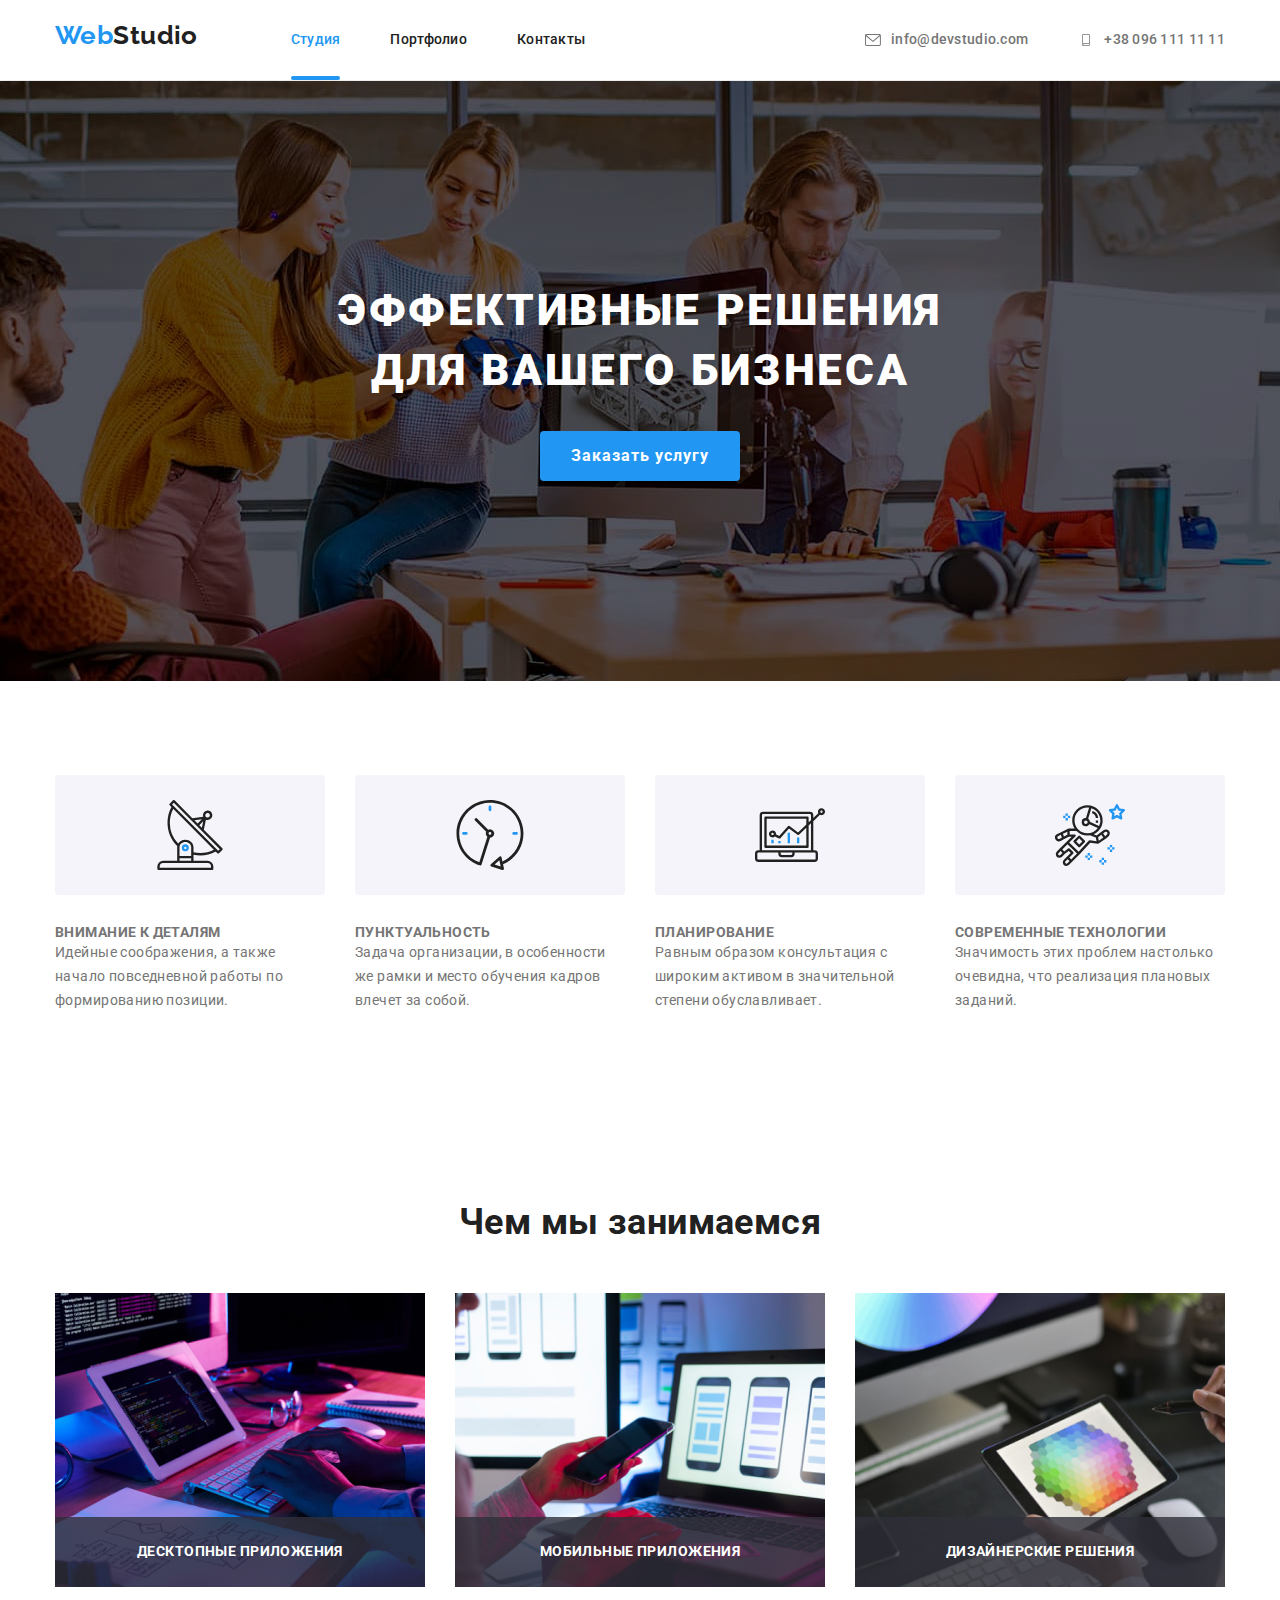
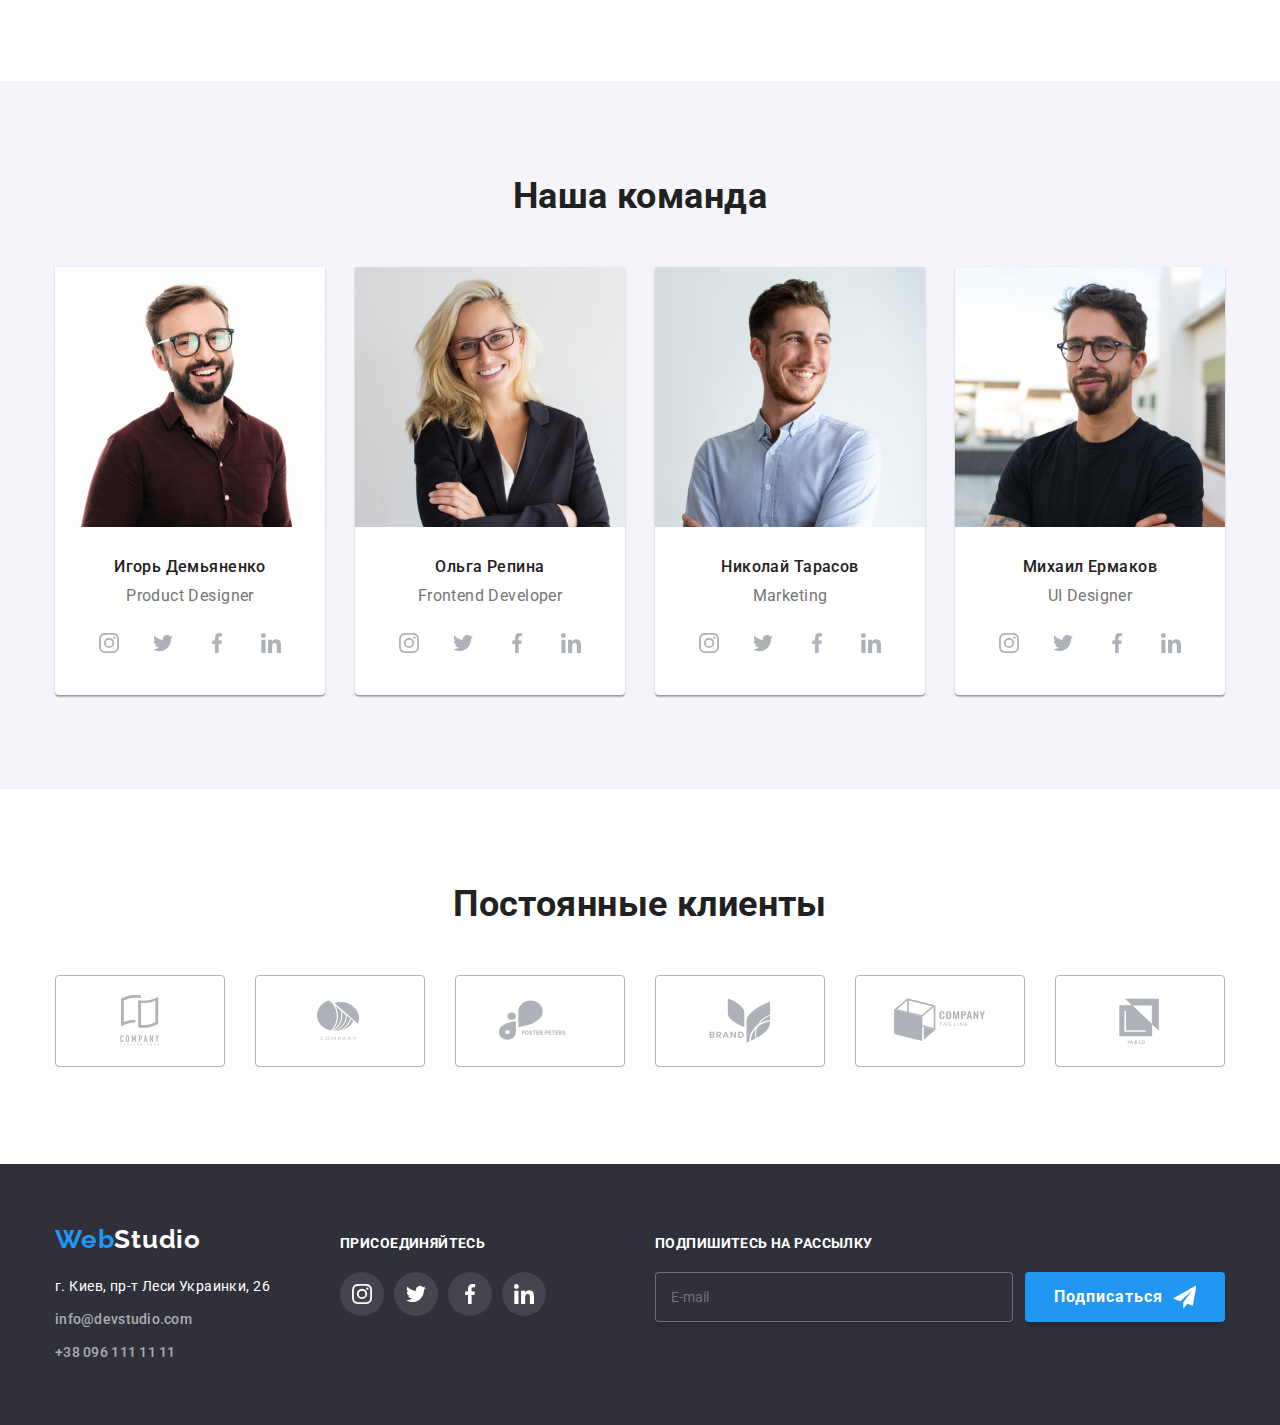
<file: index.html>
<!DOCTYPE html>
<html lang="ru">

<head>
    <meta charset="UTF-8">
    <meta http-equiv="X-UA-Compatible" content="IE=edge">
    <meta name="viewport" content="width=device-width, initial-scale=1.0">
    <title>Document</title>
    <link rel="preconnect" href="https://fonts.googleapis.com">
    <link rel="preconnect" href="https://fonts.gstatic.com" crossorigin>
    <link
     href="https://fonts.googleapis.com/css2?family=Montserrat:wght@400;700&family=Raleway:wght@700&family=Roboto:wght@400;500;700;900&display=swap" 
     rel="stylesheet">
    <link rel="stylesheet" href="https://cdnjs.cloudflare.com/ajax/libs/modern-normalize/1.1.0/modern-normalize.min.css">
    <link rel="stylesheet" href="./css/style.css">

</head>

<body>
    <header class="page-header">
            <div class="container leader ">
                <nav>
                    <a href="./index.html" class="logo-header"><span class="logo-first-part">Web</span>Studio</a>
                    <ul class="site-nav">
                        <li class="site-nav__list"><a href="" class="site-nav__link current">Студия</a></li>
                        <li class="site-nav__list"><a href="./portfolio.html" class="site-nav__link">Портфолио</a></li>
                        <li class="site-nav__list"><a href="" class="site-nav__link">Контакты</a></li>
                    </ul>
                </nav>
                <ul class="auth-nav">
                    <li class="auth-nav__list"><a href="mailto:info@devstudio.com" class="page-header__button"> 
                        <svg class="auth-nav__icon">
                            <use href="./images/symbol-defs.svg#icon-envelope"></use>
                        </svg>info@devstudio.com</a>
                    </li>
                    <li class="auth-nav__list">
                        <a href="tel:+380961111111" class="page-header__button"> 
                            <svg class="auth-nav__icon .auth-nav__icon--shape">
                                <use href="./images/symbol-defs.svg#icon-smartphone"></use>
                        </svg>+38 096 111 11 11</a>
                    </li>
                </ul>
            </div>
    </header>
    <main>
        <!--Hero-section-->
        <section class="hero-section overlay">
            <div class="container"> 
                <h1 class="hero-section__title">Эффективные решения для вашего бизнеса</h1>
                <button type="button" class="button" data-modal-open>Заказать услугу</button>
                <div class="backdrop is-hidden" data-modal>
                    <div class="modal">
                        <button class="close-button" data-modal-close>
                            <svg class="close">
                                <use href="./images/symbol-defs.svg#icon-close"></use>
                            </svg>
                        </button>
                        <form class="form" action="#" >
                            <p class="form-title">Оставьте свои данные, мы вам перезвоним</p>
                            <div class="form-box">
                               <label class="form-label" for="contact-name">Имя</label>
                               <div class="form-input__position ">
                                    <input class="form-input" type="text" id="contact-name" name="contact-name" required>
                                    <svg class="form-icon">
                                        <use href="./images/symbol-defs.svg#icon-person-black"></use>
                                    </svg>
                               </div>
                            </div>

                            <div class="form-box">
                                <label class="form-label" for="contact-tel">Телефон</label>
                                <div class="form-input__position ">
                                    <input class="form-input" type="tel" id="contact-tel" name="contact-tel" required>
                                    <svg class="form-icon">
                                        <use href="./images/symbol-defs.svg#icon-phone-black"></use>
                                    </svg>
                                </div>
                            </div>

                            <div class="form-box">
                                <label class="form-label" for="contact-email">Почта</label>
                                <div class="form-input__position ">
                                    <input class="form-input" type="email" id="contact-email" name="contact-email" required>
                                    <svg class="form-icon">
                                        <use href="./images/symbol-defs.svg#icon-email-black"></use>
                                    </svg>
                                </div>
                            </div>

                            <div class="form-box textarea">
                                <label class="form-label" for="comment">Комментарий</label>
                                <textarea class="form-textarea" name="comment" id="comment" cols="30" rows="10" placeholder="Введите текст"></textarea>
                            </div>

                            <div class="checkbox">
                                <label class="checkbox-label">
                                    <input class="checkbox-input" type="checkbox" name="checkbox" >
                                    <span class="checkbox-icon__main">
                                        <svg class="checkbox-icon__first"><use href="./images/symbol-defs.svg#icon-Vector"></use></svg>
                                    </span> 
                                    <span class="checkbox-icon__replaced"> <svg class="checkbox-icon__second"><use href="./images/symbol-defs.svg#icon-check"></use></svg></span>
                                    Соглашаюсь с рассылкой и принимаю 
                                    <a href="#" class="checkbox__contract">Условия договора</a>
                                </label>
                            </div>
                            <button class="button" type="submit">Отправить</button>
                        </form>
                    </div>
                </div>
            </div>
        </section>
        <!--Second section-->
        <section class="second-section"> 
                <div  class="container">
                        <h2 hidden class="secondary-title">Особенности</h2>
                        <ul class="advantages">
                            <li class="advantages__list">
                                <div class="advantages__features">
                                    <svg class="advantages__symbol">
                                        <use href="./images/symbol-defs.svg#icon-antenna"></use>
                                    </svg>
                                </div>
                                <h3 class="second-section__third-title">Внимание к деталям</h3>
                                <p class="advantages__examples">Идейные соображения, а также начало повседневной работы по формированию позиции.</p>
                            </li>
                            <li class="advantages__list">
                                <div class="advantages__features">
                                    <svg class="advantages__symbol">
                                        <use href="./images/symbol-defs.svg#icon-clock"></use>
                                    </svg>
                                </div>
                                <h3 class="second-section__third-title">Пунктуальность</h3>
                                <p class="advantages__examples">Задача организации, в особенности же рамки и место обучения кадров влечет за собой.</p>
                            </li>
                            <li class="advantages__list">
                                <div class="advantages__features">
                                    <svg class="advantages__symbol">
                                        <use href="./images/symbol-defs.svg#icon-diagram"></use>
                                    </svg>
                                </div>
                                <h3 class="second-section__third-title">Планирование</h3>
                                <p class="advantages__examples">Равным образом консультация с широким активом в значительной степени обуславливает.</p>
                            </li>
                            <li class="advantages__list">
                                <div class="advantages__features">
                                    <svg class="advantages__symbol">
                                        <use href="./images/symbol-defs.svg#icon-astronaut"></use>
                                    </svg>
                                </div>
                                <h3 class="second-section__third-title">Современные технологии</h3>
                                <p class="advantages__examples">Значимость этих проблем настолько очевидна, что реализация плановых заданий.</p>
                            </li>
                        </ul>
                </div>
        </section>
        <!--Third- section-->
        <section class="third-section">
            <div class="container">
                <h2 class="secondary-title">Чем мы занимаемся</h2>
                <ul class="third-section__list">
                    <li class="third-section__photos">
                        <div class="third-section__thumb">
                            <img src="./images/photo1.jpg" alt="Тайпинг на клавиатуре" width="370" height="294">
                            <p class="third-section__actions">Десктопные приложения</p>
                        </div>
                    </li>
                    <li class="third-section__photos">
                        <div class="third-section__thumb">
                            <img src="./images/photo2.jpg" alt="Разные виды сайтов для телефонного режима" width="370" height="294">
                            <p class="third-section__actions">Мобильные приложения</p>
                        </div>
                    </li>
                    <li class="third-section__photos">
                        <div class="third-section__thumb">
                            <img src="./images/photo3.jpg" alt="Цветовая гамма" width="370" height="294">
                            <p class="third-section__actions">Дизайнерские решения</p>
                        </div>
                    </li>
                </ul>
            </div>
        </section>
        <!--List of the team-->
        <section class="fourth-section">
         <div class="container">
            <h2 class="secondary-title">Наша команда</h2>
            <ul class="team-list">
                <li class="team-list__employee">
                    <img src="./images/photo4.jpg" alt="Фото Игоря Демяненка" width="270" height="260">
                    <div class="team-list__profession">
                     <h3 class="team-list__third-title third-title">Игорь Демьяненко</h3>
                     <p class="team-list__job" lang="en">Product Designer</p>
                    </div>
                    <div class="social-box">
                        <ul class="social-sites">
                            <li class="social-sites__list">
                                <a href="#" class="social-sites__link">
                                    <svg class="social-sites__symbol social-sites__symbol--grey">
                                        <use href="./images/symbol-defs.svg#icon-instagram"></use>
                                    </svg>
                                </a>
                            </li>
                            <li class="social-sites__list">
                                <a href="#" class="social-sites__link">
                                    <svg class="social-sites__symbol social-sites__symbol--grey">
                                        <use href="./images/symbol-defs.svg#icon-twitter"></use>
                                    </svg>
                                </a>
                            </li>
                            <li class="social-sites__list">
                                <a href="#" class="social-sites__link">
                                    <svg class="social-sites__symbol social-sites__symbol--grey">
                                        <use href="./images/symbol-defs.svg#icon-facebook"></use>
                                    </svg>
                                </a>
                            </li>
                            <li class="social-sites__list">
                                <a href="#" class="social-sites__link">
                                    <svg class="social-sites__symbol social-sites__symbol--grey">
                                        <use href="./images/symbol-defs.svg#icon-linkedin"></use>
                                    </svg>
                                </a>
                            </li>
                        </ul>
                    </div>
                </li>
                <li class="team-list__employee">
                    <img src="./images/photo5.jpg" alt="Фото Ольги Репиной" width="270" height="260">
                    <div class="team-list__profession">
                        <h3 class="team-list__third-title third-title">Ольга Репина</h3>
                        <p class="team-list__job" lang="en">Frontend Developer</p>
                    </div>
                    <ul class="social-sites">
                        <li class="social-sites__list">
                            <a href="#" class="social-sites__link">
                                <svg class="social-sites__symbol social-sites__symbol--grey">
                                    <use href="./images/symbol-defs.svg#icon-instagram"></use>
                                </svg>
                            </a>
                        </li>
                        <li class="social-sites__list">
                            <a href="#" class="social-sites__link">
                                <svg class="social-sites__symbol social-sites__symbol--grey">
                                    <use href="./images/symbol-defs.svg#icon-twitter"></use>
                                </svg>
                            </a>
                        </li>
                        <li class="social-sites__list">
                            <a href="#" class="social-sites__link">
                                <svg class="social-sites__symbol social-sites__symbol--grey">
                                    <use href="./images/symbol-defs.svg#icon-facebook"></use>
                                </svg>
                            </a>
                        </li>
                        <li class="social-sites__list">
                            <a href="#" class="social-sites__link">
                                <svg class="social-sites__symbol social-sites__symbol--grey">
                                    <use href="./images/symbol-defs.svg#icon-linkedin"></use>
                                </svg>
                            </a>
                        </li>
                    </ul>
                </li>
                <li class="team-list__employee">
                    <img src="./images/photo6.jpg" alt="Фото Николая Тарасова" width="270" height="260">
                    <div class="team-list__profession">
                        <h3 class="team-list__third-title third-title">Николай Тарасов</h3>
                        <p class="team-list__job" lang="en">Marketing</p>
                    </div>
                    <ul class="social-sites">
                        <li class="social-sites__list">
                            <a href="#" class="social-sites__link">
                                <svg class="social-sites__symbol social-sites__symbol--grey">
                                    <use href="./images/symbol-defs.svg#icon-instagram"></use>
                                </svg>
                            </a>
                        </li>
                        <li class="social-sites__list">
                            <a href="#" class="social-sites__link">
                                <svg class="social-sites__symbol social-sites__symbol--grey">
                                    <use href="./images/symbol-defs.svg#icon-twitter"></use>
                                </svg>
                            </a>
                        </li>
                        <li class="social-sites__list">
                            <a href="#" class="social-sites__link">
                                <svg class="social-sites__symbol social-sites__symbol--grey">
                                    <use href="./images/symbol-defs.svg#icon-facebook"></use>
                                </svg>
                            </a>
                        </li>
                        <li class="social-sites__list">
                            <a href="#" class="social-sites__link">
                                <svg class="social-sites__symbol social-sites__symbol--grey">
                                    <use href="./images/symbol-defs.svg#icon-linkedin"></use>
                                </svg>
                            </a>
                        </li>
                    </ul>
                </li>
                <li class="team-list__employee">
                    <img src="./images/photo7.jpg" alt="Фото Михаила Ермакова" width="270" height="260">
                    <div class="team-list__profession">
                        <h3 class="team-list__third-title third-title">Михаил Ермаков</h3>
                        <p class="team-list__job" lang="en">UI Designer</p>
                    </div>
                    <ul class="social-sites">
                        <li  class="social-sites__list">
                            <a href="#"  class="social-sites__link">
                                <svg  class="social-sites__symbol social-sites__symbol--grey">
                                    <use href="./images/symbol-defs.svg#icon-instagram"></use>
                                </svg>
                            </a>
                        </li>
                        <li  class="social-sites__list">
                            <a href="#"  class="social-sites__link">
                                <svg  class="social-sites__symbol social-sites__symbol--grey">
                                    <use href="./images/symbol-defs.svg#icon-twitter"></use>
                                </svg>
                            </a>
                        </li>
                        <li  class="social-sites__list">
                            <a href="#" class="social-sites__link" >
                                <svg  class="social-sites__symbol social-sites__symbol--grey">
                                    <use href="./images/symbol-defs.svg#icon-facebook"></use>
                                </svg>
                            </a>
                        </li>
                        <li  class="social-sites__list">
                            <a href="#"  class="social-sites__link">
                                <svg  class="social-sites__symbol social-sites__symbol--grey">
                                    <use href="./images/symbol-defs.svg#icon-linkedin"></use>
                                </svg>
                            </a>
                        </li>
                    </ul>
                </li>
            </ul>
         </div>
        </section>
        <!-- fifth-section__clients -->
        <section class="fifth-section">
            <div class="container">
                <h2 class="secondary-title">Постоянные клиенты</h2>
                <ul class="fifth-section__clients">
                    <li class="fifth-section__icon-list">
                        <a href="">
                         <svg class="fifth-section__icon">
                            <use href="./images/symbol-defs.svg#icon-Logo-1"></use>
                         </svg>
                        </a>
                    </li>
                    <li class="fifth-section__icon-list">
                        <a href="">
                            <svg class="fifth-section__icon">
                                <use href="./images/symbol-defs.svg#icon-Logo-2"></use>
                            </svg>
                        </a>
                    </li>
                    <li class="fifth-section__icon-list">
                        <a href="">
                            <svg class="fifth-section__icon">
                                <use href="./images/symbol-defs.svg#icon-Logo-3"></use>
                            </svg>
                        </a>
                    </li>
                    <li class="fifth-section__icon-list">
                        <a href="">
                            <svg class="fifth-section__icon">
                                <use href="./images/symbol-defs.svg#icon-Logo-4"></use>
                            </svg>
                        </a>
                    </li>
                    <li class="fifth-section__icon-list">
                        <a href="">
                            <svg class="fifth-section__icon">
                                <use href="./images/symbol-defs.svg#icon-Logo-5"></use>
                            </svg>
                        </a>
                    </li>
                    <li class="fifth-section__icon-list">
                        <a href="">
                            <svg class="fifth-section__icon">
                                <use href="./images/symbol-defs.svg#icon-Logo-6"></use>
                            </svg>
                        </a>
                    </li>
                </ul>
            </div>
        </section>
    </main>
<footer class="page-footer">
    <div class="container basement">
        <div class=" footer-div">
            <a href="/" class="logo-footer"><span class="logo-first-part">Web</span>Studio</a>
            <address>
                <ul class="address">
                    <li class="address__list">
                        <p class="address__street">г. Киев, пр-т Леси Украинки, 26</p>
                    </li>
                    <li class="address__list"><a href="mailto:info@devstudio.com"
                            class="address-button">info@devstudio.com</a></li>
                    <li class="address__list"><a href="tel:+380961111111" class="address-button">+38 096 111 11 11</a>
                    </li>
                </ul>
            </address>
        </div>
        <div class="footer-div">
            <p class="joining-paragraph">Присоединяйтесь</p>
            <ul class="social-sites">
                <li class="social-sites__list">
                    <a href="#" class="social-sites__link">
                        <svg class="social-sites__symbol social-sites__symbol--white">
                            <use href="./images/symbol-defs.svg#icon-instagram"></use>
                        </svg>
                    </a>
                </li>
                <li class="social-sites__list">
                    <a href="#" class="social-sites__link">
                        <svg class="social-sites__symbol social-sites__symbol--white">
                            <use href="./images/symbol-defs.svg#icon-twitter"></use>
                        </svg>
                    </a>
                </li>
                <li class="social-sites__list">
                    <a href="#" class="social-sites__link">
                        <svg class="social-sites__symbol social-sites__symbol--white">
                            <use href="./images/symbol-defs.svg#icon-facebook"></use>
                        </svg>
                    </a>
                </li>
                <li class="social-sites__list">
                    <a href="#" class="social-sites__link">
                        <svg class="social-sites__symbol social-sites__symbol--white">
                            <use href="./images/symbol-defs.svg#icon-linkedin"></use>
                        </svg>
                    </a>
                </li>
            </ul>
        </div>
        <div class="subscribing">
            <form action="#">
                <p class="joining-paragraph">Подпишитесь на рассылку</p>
                <div class="joining">
                    <label for="mailing-list"></label>
                    <input class="joining__input" type="email" placeholder="E-mail" id="mailing-list"
                        name="mailing-list">
                    <button type="submit" class="joining__subscribe">Подписаться
                        <svg class="joining__icon-submit">
                            <use href="./images/symbol-defs.svg#icon-send"></use>
                        </svg>
                    </button>
            </form>
        </div>
    </div>
    </div>
</footer>
    <script src="./js/modal.js"></script>
</body>

</html>
</file>
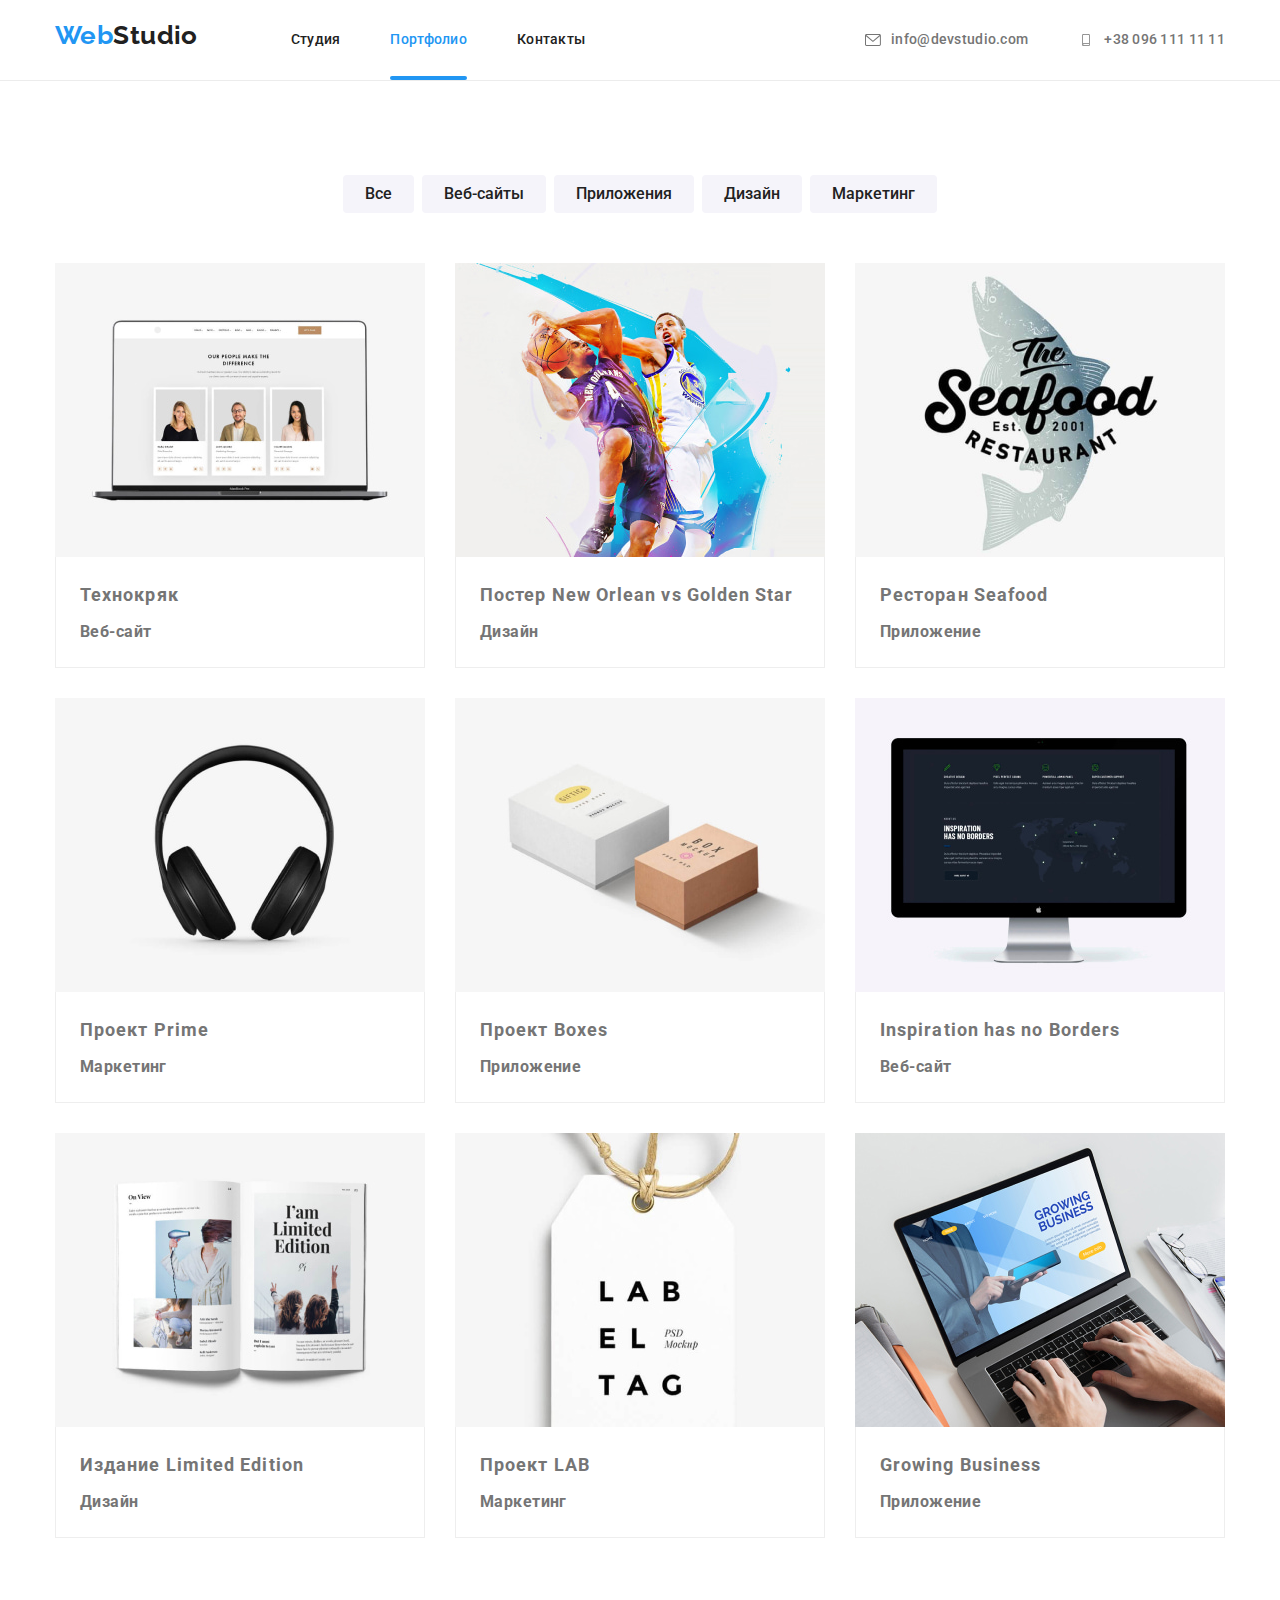
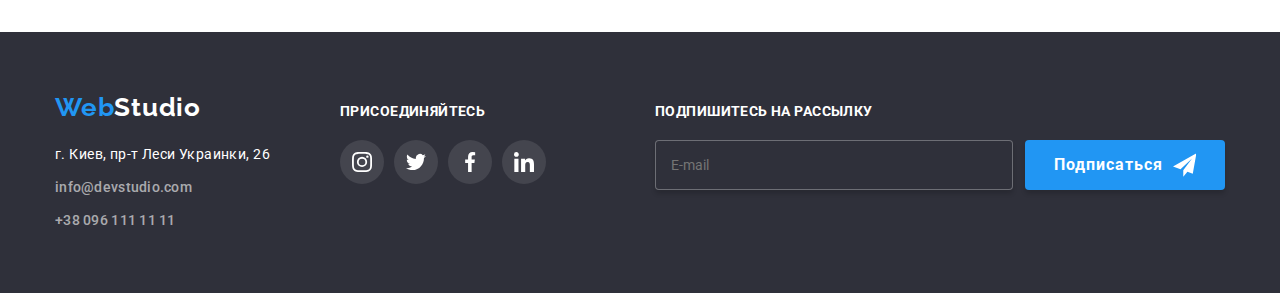
<file: portfolio.html>
<!DOCTYPE html>
<html lang="ru">
<head>
    <meta charset="UTF-8">
    <meta http-equiv="X-UA-Compatible" content="IE=edge">
    <meta name="viewport" content="width=device-width, initial-scale=1.0">
    <title>Document</title>
    <link rel="preconnect" href="https://fonts.googleapis.com">
    <link rel="preconnect" href="https://fonts.gstatic.com" crossorigin>
    <link href="https://fonts.googleapis.com/css2?family=Montserrat:wght@400;700&family=Raleway:wght@700&family=Roboto:wght@400;500;700;900&display=swap" rel="stylesheet">
    <link rel="stylesheet" href="https://cdnjs.cloudflare.com/ajax/libs/modern-normalize/1.1.0/modern-normalize.min.css">
    <link rel="stylesheet" href="./css/style.css">
</head>
<body>
    <header class="page-header">
                    <div class="container leader">
                        <nav>
                            <a href="./index.html" class="logo-header"><span class="logo-first-part">Web</span>Studio</a>
                            <ul class="site-nav list">
                                <li class="site-nav__list"><a href="./index.html" class="site-nav__link">Студия</a></li>
                                <li class="site-nav__list"><a href="" class="site-nav__link current">Портфолио</a></li>
                                <li class="site-nav__list"><a href="" class="site-nav__link">Контакты</a></li>
                            </ul>
                        </nav>
                        <ul class="auth-nav">
                            <li class="auth-nav__list"><a href="mailto:info@devstudio.com" class="page-header__button">
                                    <svg class="auth-nav__icon">
                                        <use href="./images/symbol-defs.svg#icon-envelope"></use>
                                    </svg> info@devstudio.com</a></li>
                            <li class="autauth-nav__list"><a href="tel:+380961111111" class="page-header__button">
                                    <svg class="auth-nav__icon .auth-nav__icon--shape">
                                        <use href="./images/symbol-defs.svg#icon-smartphone"></use>
                                    </svg>+38 096 111 11 11</a></li>
                        </ul>
                    </div>
    </header>
    <main>
        <section class="studiia-section">
            <div class="container">
                <h1 hidden>Все виды работ</h1>
                <ul class="studiia-section__menu">
                    <li class="studiia-section__work-list">
                        <button type="button" class="studiia-section__button-portfolio">Все</button>
                    </li>
                    <li class="studiia-section__work-list">
                        <button type="button" class="studiia-section__button-portfolio">Веб-сайты</button>
                    </li>
                    <li class="studiia-section__work-list">
                        <button type="button" class="studiia-section__button-portfolio">Приложения</button>
                    </li>
                    <li class="studiia-section__work-list">
                        <button type="button" class="studiia-section__button-portfolio">Дизайн</button>
                    </li>
                    <li class="studiia-section__work-list">
                        <button type="button" class="studiia-section__button-portfolio">Маркетинг</button>
                    </li>
                </ul>
                <ul class="studiia-examples">
                    <li class="studiia-examples__item">
                        <a class="studiia-examples__link">
                            <div class="studiia-examples__thumb">
                                <img src="./images/portfolio1.jpg" alt="Веб-сайт" width="370" height="294">
                                <div class="studiia-examples__web-info">
                                    <p class="studiia-examples__suggestion">Ресурс предлагает комплексные предложения с разным уровнем функционала и сервисов. Все это
                                        позволит посетителю получить
                                        исчерпывающие сведения о компании или частном лице.
                                    </p>
                                </div>
                            </div>
                            <div class="studiia-examples__site-info">
                                <h2 class="studiia-examples__title">Технокряк</h2>
                                <p class="studiia-examples__site-name">Веб-сайт</p>
                            </div>
                        </a>
                    </li>
                    <li class="studiia-examples__item">
                        <a class="studiia-examples__link">
                            <div class="studiia-examples__thumb">
                                <img src="./images/portfolio2.jpg" alt="Дизайн постера" width="370" height="294">
                                <div class="studiia-examples__web-info">
                                    <p class="studiia-examples__suggestion">Ресурс предлагает комплексные предложения с разным уровнем функционала и сервисов. Все это
                                        позволит посетителю
                                        получить исчерпывающие сведения о компании или частном лице.
                                    </p>
                                </div>
                                
                            </div>
                            <div class="studiia-examples__site-info">
                                <h2 class="studiia-examples__title">Постер New Orlean vs Golden Star</h2>
                                <p class="studiia-examples__site-name">Дизайн</p>
                            </div>
                        </a>
                    </li>
                    <li class="studiia-examples__item">
                        <a class="studiia-examples__link">
                            <div class="studiia-examples__thumb">
                                <img src="./images/portfolio3.jpg" alt="Лого ресторана" width="370" height="294">
                                <div class="studiia-examples__web-info">
                                    <p class="studiia-examples__suggestion">Ресурс предлагает комплексные предложения с разным уровнем функционала и сервисов. Все это
                                        позволит посетителю
                                        получить исчерпывающие сведения о компании или частном лице.
                                    </p>
                                </div>
                            </div>
                            <div class="studiia-examples__site-info">
                                <h2 class="studiia-examples__title">Ресторан Seafood</h2>
                                <p class="studiia-examples__site-name">Приложение</p>
                            </div>
                        </a>
                    </li>
                    <li class="studiia-examples__item">
                        <a class="studiia-examples__link">
                            <div class="studiia-examples__thumb">
                                <img src="./images/portfolio4.jpg" alt="Наушники" width="370" height="294">
                                <div class="studiia-examples__web-info">
                                    <p class="studiia-examples__suggestion">Ресурс предлагает комплексные предложения с разным уровнем функционала и сервисов. Все это
                                        позволит посетителю
                                        получить исчерпывающие сведения о компании или частном лице.
                                    </p>
                                </div>
                            </div>
                            <div class="studiia-examples__site-info">
                                <h2 class="studiia-examples__title">Проект Prime</h2>
                                <p class="studiia-examples__site-name">Маркетинг</p>
                            </div>
                        </a>
                    </li>
                    <li class="studiia-examples__item">
                        <a class="studiia-examples__link">
                            <div class="studiia-examples__thumb">
                                <img src="./images/portfolio5.jpg" alt="Две коробки" width="370" height="294">
                                <div class="studiia-examples__web-info">
                                    <p class="studiia-examples__suggestion">Ресурс предлагает комплексные предложения с разным уровнем функционала и сервисов. Все это
                                        позволит посетителю
                                        получить исчерпывающие сведения о компании или частном лице.
                                    </p>
                                </div>
                            </div>
                            <div class="studiia-examples__site-info">
                                <h2 class="studiia-examples__title">Проект Boxes</h2>
                                <p class="studiia-examples__site-name">Приложение</p>
                            </div>
                        </a>
                    </li>
                    <li class="studiia-examples__item">
                        <a class="studiia-examples__link">
                            <div class="studiia-examples__thumb">
                                <img src="./images/portfolio6.jpg" alt="Веб-сайт на экране" width="370" height="294">
                                <div class="studiia-examples__web-info">
                                    <p class="studiia-examples__suggestion">Ресурс предлагает комплексные предложения с разным уровнем функционала и сервисов. Все это
                                        позволит посетителю
                                        получить исчерпывающие сведения о компании или частном лице.
                                    </p>
                                </div>
                            </div>
                            <div class="studiia-examples__site-info">
                                <h2 class="studiia-examples__title" lang="en">Inspiration has no Borders</h2>
                                <p class="studiia-examples__site-name">Веб-сайт</p>
                            </div>
                        </a>
                    </li>
                    <li class="studiia-examples__item">
                        <a class="studiia-examples__link">
                            <div class="studiia-examples__thumb">
                                <img src="./images/portfolio7.jpg" alt="Книга с илюстрациями" width="370" height="294">
                                <div class="studiia-examples__web-info">
                                    <p class="studiia-examples__suggestion">Ресурс предлагает комплексные предложения с разным уровнем функционала и сервисов. Все это
                                        позволит посетителю
                                        получить исчерпывающие сведения о компании или частном лице.
                                    </p>
                                </div>
                            </div>
                            <div class="studiia-examples__site-info">
                                <h2 class="studiia-examples__title">Издание Limited Edition</h2>
                                <p class="studiia-examples__site-name">Дизайн</p>
                            </div>
                        </a>
                    </li>
                    <li class="studiia-examples__item">
                        <a class="studiia-examples__link">
                            <div class="studiia-examples__thumb">
                                <img src="./images/portfolio8.jpg" alt="Лого проекта" width="370" height="294">
                                <div class="studiia-examples__web-info">
                                    <p class="studiia-examples__suggestion">Ресурс предлагает комплексные предложения с разным уровнем функционала и сервисов. Все это
                                        позволит посетителю
                                        получить исчерпывающие сведения о компании или частном лице.
                                    </p>
                                </div>
                            </div>
                            <div class="studiia-examples__site-info">
                                <h2 class="studiia-examples__title">Проект LAB</h2>
                                <p class="studiia-examples__site-name">Маркетинг</p>
                            </div>
                        </a>
                    </li>
                    <li class="studiia-examples__item">
                        <a class="studiia-examples__link">
                            <div class="studiia-examples__thumb">
                                <img src="./images/portfolio9.jpg" alt="Экран с видом приложения" width="370" height="294">
                                <div class="studiia-examples__web-info">
                                    <p class="studiia-examples__suggestion">Ресурс предлагает комплексные предложения с разным уровнем функционала и сервисов. Все это
                                        позволит посетителю
                                        получить исчерпывающие сведения о компании или частном лице.
                                    </p>
                                </div>
                            </div>
                            <div class="studiia-examples__site-info">
                                <h2 class="studiia-examples__title" lang="en">Growing Business</h2>
                                <p class="studiia-examples__site-name">Приложение</p>
                            </div>
                        </a>
                    </li>
                </ul>
            </div>
        </section>
    </main>
    <footer class="page-footer">
        <div class="container basement">
            <div class=" footer-div">
                <a href="/" class="logo-footer"><span class="logo-first-part">Web</span>Studio</a>
                <address>
                    <ul class="address">
                        <li class="address__list">
                            <p class="address__street">г. Киев, пр-т Леси Украинки, 26</p>
                        </li>
                        <li class="address__list"><a href="mailto:info@devstudio.com" class="address-button">info@devstudio.com</a></li>
                        <li class="address__list"><a href="tel:+380961111111" class="address-button">+38 096 111 11 11</a></li>
                    </ul> 
                </address>
            </div>
            <div class="footer-div">
                <p class="joining-paragraph">Присоединяйтесь</p>
                <ul class="social-sites">
                    <li class="social-sites__list">
                        <a href="#" class="social-sites__link">
                            <svg class="social-sites__symbol social-sites__symbol--white">
                                <use href="./images/symbol-defs.svg#icon-instagram"></use>
                            </svg>
                        </a>
                    </li>
                    <li class="social-sites__list">
                        <a href="#" class="social-sites__link">
                            <svg class="social-sites__symbol social-sites__symbol--white">
                                <use href="./images/symbol-defs.svg#icon-twitter"></use>
                            </svg>
                        </a>
                    </li>
                    <li class="social-sites__list">
                        <a href="#" class="social-sites__link">
                            <svg class="social-sites__symbol social-sites__symbol--white">
                                <use href="./images/symbol-defs.svg#icon-facebook"></use>
                            </svg>
                        </a>
                    </li>
                    <li class="social-sites__list">
                        <a href="#" class="social-sites__link">
                            <svg class="social-sites__symbol social-sites__symbol--white">
                                <use href="./images/symbol-defs.svg#icon-linkedin"></use>
                            </svg>
                        </a>
                    </li>
                </ul>
            </div>
            <div  class="subscribing">
                <form action="#">
                    <p class="joining-paragraph">Подпишитесь на рассылку</p>
                    <div class="joining">
                        <label for="mailing-list"></label>
                        <input class="joining__input" type="email" placeholder="E-mail" id="mailing-list" name="mailing-list">
                        <button type="submit" class="joining__subscribe">Подписаться
                            <svg class="joining__icon-submit">
                                <use href="./images/symbol-defs.svg#icon-send"></use>
                            </svg>
                        </button>
                </form>
                </div>
            </div>
        </div>
    </footer>
</body>
</html>
</file>
<file: css/style.css>
/* Колір лого  color: #2196F3;*/
/* Колір в  посилань хедері 
color: #2196F3;       color: #757575;*/
/* Бекграунд background: #E5E5E5; background: #2F303A; */
/* Колір h1  color: #FFFFFF; */
/* Колір посилань у футері color: rgba(255, 255, 255, 0.6); */


html {
  box-sizing: border-box;
}

*,
*::before,
*::after {
  box-sizing: inherit;
}

:root {
  --primary-text-color: #757575;
  --title-text-color: #212121;
  --accent-color: #2196F3;
  --main-background-color: #FFFFFF;
  --grey-background-color: #2F303A;
  --button-background-color: #188CE8;
  --secondary-white-background-color: #F5F4FA;
}

body {

  color: var(--primary-text-color);
  background: var(--main-background-color);
  font-family: Roboto, sans-serif;
  font-size: 14px;
  letter-spacing: 0.03em;
  
}

h1,
h2,
h3,
h4,
h5,
h6,
p {
  margin: 0;
  padding: 0;
}

ul {
  list-style: none;
  margin: 0;
  padding: 0;
}

.secondary-title {
  color: var(--title-text-color);
  font-weight: 700;
  font-size: 36px;
  line-height: 1.17;
  text-align: center;
  margin-bottom: 50px;
}

.third-title {
  color: var(--title-text-color);
  margin-top: 0;
  margin-bottom: 10px;
}

.page-header {
  border-bottom: 1px solid #ECECEC;;
  background: var(--main-background-color);
}

.container {
  width: 1200px;
  padding-left: 15px;
  padding-right: 15px;
  margin-left: auto;
  margin-right: auto;
}

.leader {
  display: flex;
}

nav {
  display: flex;
  align-items: baseline;
} 

.logo-header {
  display: block;
  margin-right: 93px;
  margin-bottom: 25px;

  color: var(--title-text-color);
  font-family: Raleway, sans-serif;
  font-weight: 700;
  font-size: 26px;
  line-height: 1.19;
  list-style: none;
  text-decoration: none;
}

.logo-first-part {
  color: var(--accent-color);
  font-family: Raleway, sans-serif;
  font-weight: 700;
  font-size: 26px;
  line-height: 1.19;
}

.site-nav {
  display: flex;
}

.site-nav__list {
  margin-right: 50px;
  list-style: none;
  text-decoration: none;
}

.site-nav__list:last-child {
  margin-right: 0;
}

.site-nav__link {
  display: block;
  padding-top: 32px;
  padding-bottom: 32px;
  color: var(--title-text-color);
  font-weight: 500;
  line-height: 1.14;
  letter-spacing: 0.02em;
  list-style: none;
  text-decoration: none;

  /* transition-property: color;
  transition-duration: 250ms;
  transition-timing-function: cubic-bezier(0.4, 0, 0.2, 1); */

  transition: color 250ms cubic-bezier(0.4, 0, 0.2, 1);

}

.site-nav__link.current {
  position: relative;
  color: var(--accent-color);
}

.site-nav__link:hover,
.site-nav__link:focus {
  color: var(--accent-color);
  
}

.current::after {
position: absolute;
display: inline-block;
content: " ";
bottom: 0;
left: 0;
Width: 100%;
Height: 4px;
background: #2196F3;
border-radius: 2px;
}


.auth-nav {
  display: flex;
  margin-left: auto;

}

.auth-nav__list {
  display: flex;
  align-items: center;
  margin-right: 50px;
  margin-top: 0;
  margin-bottom: 0;
  list-style: none;
  text-decoration: none;
  
}

.auth-nav__list:last-child {
  margin-right: 0;
}

.page-header__button {
  display: flex;
  align-items: center;
  color: var(--primary-text-color);
  font-family: inherit;
  font-weight: 500;
  line-height: 1.14;
  letter-spacing: 0.02em;
  padding-top: 32px;
  padding-bottom: 32px ;
  list-style: none;
  text-decoration: none;
  
  transition: color 250ms cubic-bezier(0.4, 0, 0.2, 1);
}

.page-header__button:hover,
.page-header__button:focus {
  cursor: pointer;
  color: var(--accent-color);
  
  
}

/* Sprite */

.auth-nav__icon {
  margin-right: 10px;
  margin-left: 0;
  margin-top: 0;
  margin-bottom: 0;
  padding: 0;
  width: 16px;
  height: 12px;
  fill: currentColor;
}

.auth-nav__icon--shape {
  width: 10px;
  height: 16px;
}

/*Hero section*/

.hero-section {
  padding-top: 200px;
  padding-bottom: 200px;
  text-align: center;
  background: var(--grey-background-color);

}

.overlay {
  max-width: 1600px;
  height: 600px;
  margin-left: auto;
  margin-right: auto;
  background-image: linear-gradient(to right, rgba(0, 0, 0, 0.4), rgba(0, 0, 0, 0.4)),
  url(../images/Img\ \(1\).jpg);
  background-repeat: no-repeat;
  background-position: center;
  background-size: cover;
}

.hero-section__title {

  margin-bottom: 30px;
  margin-left: auto;
  margin-right: auto;

  color: var(--main-background-color);
  font-weight: 900;
  font-size: 44px;
  line-height: 1.36;
  text-align: center;
  text-transform: uppercase;
  letter-spacing: 0.06em;
  width: 696px;
}

.button {
  margin: 0;
  padding: 0;
  align-items: center;
  text-align: center;
  cursor: pointer;

  color: var(--main-background-color);
  background-color: var(--accent-color);
  font-family: inherit;
  font-weight: 700;
  font-size: 16px;
  line-height: 1.88;
  letter-spacing: 0.06em;
  border: none;
  border-radius: 4px;
  width: 200px;
  height: 50px;
  box-shadow: 0px 4px 4px rgba(0, 0, 0, 0.15);

  transition: color 250ms cubic-bezier(0.4, 0, 0.2, 1),
  background-color 250ms cubic-bezier(0.4, 0, 0.2, 1);

}

.hero-section__button:hover{
  color: var(--main-background-color);
  background-color: var(--button-background-color);
  font-family: inherit;
  
}


.form-box {
  flex-direction: column;
  display: flex;
  text-align: start;
  margin-bottom: 10px;
}
.textarea {
  margin-bottom: 20px;
}

.form-title {
  font-weight: 700;
  font-size: 20px;
  line-height: 1.15;
  text-align: center;
  letter-spacing: 0.03em;
  margin-bottom: 12px;
  
  color: var(--title-text-color);
}

.form-label {
  margin-bottom: 4px;
  font-weight: 400;
  font-size: 12px;
  line-height: 1.16;
  letter-spacing: 0.01em;
  color: #757575;
} 

.form-input {
  width: 100%;
  height: 40px;
  border: 1px solid rgba(33, 33, 33, 0.2);
  border-radius: 4px;
  margin: 0;
  padding: 12px 12px 12px 42px;
  cursor: pointer;
  outline: none;

  transition: border 250ms cubic-bezier(0.4, 0, 0.2, 1),
  border-radius 250ms cubic-bezier(0.4, 0, 0.2, 1);
}

.form-input__position {
  position: relative;
}

.form-input:hover,
.form-input:focus {
  border: 1px solid #2196F3;
  border-radius: 4px;
}

.form-icon {
  position: absolute;
  left: 12px;
  top: 50%;
  transform: translateY(-50%);
  margin: 0;
  padding: 0;
  width: 18px;
  height: 18px;
  fill: var(--title-text-color);
  cursor: pointer;
  /* transition: fill 250ms cubic-bezier(0.4, 0, 0.2, 1); */
}

.form-input:hover + .form-icon,
.form-input:focus + .form-icon {
  fill: var(--accent-color);
}

.form-textarea {
  resize: none;
  width: 100%;
  height: 120px;
  border: 1px solid rgba(33, 33, 33, 0.2);
  border-radius: 4px;
  margin-top: 4px;
  padding: 12px 16px;
  outline: none;
  transition: border 250ms cubic-bezier(0.4, 0, 0.2, 1);
}

.form-textarea:hover,
.form-textarea:focus {
  border: 1px solid #2196F3;
  cursor: pointer;
}


.checkbox {
  flex-direction: row;
  align-items: center;
  margin-bottom: 30px;
}

.checkbox-label {
  position: relative;
  display: flex;
  align-items: center;
  margin-left: 13px;
  font-weight: 400;
  font-size: 14px;
  line-height: 1.71;
  letter-spacing: 0.03em;
  color: #757575;
} 

.checkbox-input {
  -webkit-appearance: none;
  -moz-appearance: none;
  appearance: none;

  position: absolute;
}

.checkbox-icon__main{
  display: flex;
  align-items: center;
  margin-right: 7px;
  width: 16px;
  height: 15px;
} 


.checkbox-icon__first {
  width: 16px;
  height: 15px;
}

.checkbox-icon__replaced {
  display: none;
  margin-right: 7px;
  width: 16px;
  height: 15px;
}

.checkbox-icon__second { 
 
  background-color: var(--accent-color);
  width: 16px;
  height: 15px;
}

.checkbox-input:checked ~ .checkbox-icon__main {
  display: none;
}

.checkbox-input:checked ~ .checkbox-icon__replaced {
  display: flex;
  align-items: center;
}

.checkbox__contract {
  margin-left: 4px;
  text-decoration-line: underline;
  color: #2196F3;
}

/* .visually-hidden {
position: absolute;
width: 1px;
height: 1px;
margin: -1px;
border: 0;
padding: 0;
white-space: nowrap;
clip-path: inset(100%);
clip: rect(0 0 0 0);
overflow: hidden;
} 
*/

/* Hero section */
.close-button {
  position: absolute;
  top: 8px;
  right: 8px;
  display: flex;
  padding: 0;
  width: 30px;
  height: 30px;
  background: var(--main-background-color);
  border: 1px solid rgba(0, 0, 0, 0.1);
  border-radius: 50%;
  cursor: pointer;
  justify-content: center;
  align-items: center;
}

.close:hover {
  fill: #2196F3;

}

.close {
  margin: 0;
  padding: 0;
  width: 18px;
  height: 18px;
  fill: #000000;
}


/* Second section  */
.second-section {
  padding-top: 94px;
  padding-bottom: 94px;
}

.advantages {
  display: flex;
}

.advantages__list {
  width: 270px;
  margin-right: 30px;
  margin-left: 0;
}

.advantages__list:last-child {
  margin-right: 0;
}

.advantages__features {
  display: flex;
  align-items: center;
  width: 270px;
  height: 120px;
  margin-bottom: 30px;
  border-radius: 4px;
  background: #F5F4FA;
  padding: 25px 100px;
}

.advantages__symbol {
  width: 70px;
  height: 70px;
}

.advantages__symbol:last-child {
  margin-right: 0;
}

.advantages__examples {
  line-height: 1.71;

}

.second-section__third-title {
  font-weight: 700;
  font-size: 14px;
  line-height: 1.14;
  text-transform: uppercase;
}

/* Third-section */

.third-section {
  font-weight: 700;
  font-size: 14px;
  line-height: 1.14;
  padding-top: 94px;
  padding-bottom: 94px;
}


.third-section__list {
  display: flex;
  list-style: none;
  text-decoration: none;
}

img {
  display: block;
  max-width: 100%;
  height: auto;
}

.third-section__photos:not(:last-child) {
  margin-right: 30px;
}

.third-section__thumb {
  position: relative;
}

.third-section__actions {
  position: absolute;
  bottom: 27px;
  left: 0;
  right: 0;

  font-weight: 700;
  line-height: 1.14;
  text-align: center;
  letter-spacing: 0.03em;
  text-transform: uppercase;
  color: var(--main-background-color);
}

.third-section__thumb::before {
  position: absolute;
  display: inline-block;
  content: " ";
  bottom: 0;
  width: 370px;
  height: 70px;

  background: rgba(47, 48, 58, 0.8);
}



/*Fourth section*/

.fourth-section {
  padding-top: 94px;
  padding-bottom: 94px;
  background: var(--secondary-white-background-color);
}

.team-list {
  display: flex;
  list-style: none;
  text-decoration: none;
}

/* .team-list .employee {
  box-shadow: 0px 1px 3px rgba(0, 0, 0, 0.12),
  0px 1px 1px rgba(0, 0, 0, 0.14),
  0px 2px 1px rgba(0, 0, 0, 0.2);
  border-radius: 0px 0px 4px 4px;
  
} */

.team-list__employee {

  margin-right: 30px;
  background: var(--main-background-color);
  text-align: center;
  box-shadow: 0px 1px 3px rgba(0, 0, 0, 0.12),
  0px 1px 1px rgba(0, 0, 0, 0.14),
  0px 2px 1px rgba(0, 0, 0, 0.2);
  border-radius: 0px 0px 4px 4px;
}

.team-list__employee:last-child {
  margin-right: 0;
}

.team-list__profession {
 padding-top: 30px;
 padding-bottom: 16px;
 text-align: center;
}

.team-list__third-title {
  font-weight: 500;
  font-size: 16px;
  line-height: 1.19;
}

.team-list__job {
  font-size: 16px;
  line-height: 1.19;
  
}

.social-box {
  padding-bottom: 30px;
  text-align: center;
}


.social-sites__symbol--grey {
  fill: #AFB1B8;
}

.social-sites__list:hover .social-sites__symbol--grey,
.social-sites__list:focus .social-sites__symbol--grey {
  
  fill: var(--main-background-color);
}

/* Clients */
.fifth-section {
  padding-top: 94px;
  padding-bottom: 94px;
}

.fifth-section__clients {
  display: flex;
  padding: 0;
  margin: 0;
  list-style: none;
}

.fifth-section__icon-list {
  margin-right: 30px;
  fill: #AFB1B8;
}

.fifth-section__icon-list:last-child {
  margin-right: 0;
}

.fifth-section__icon {
  width: 170px;
  height: 92px;
  border: 1px solid #AFB1B8;
  border-radius: 4px;
  padding: 16px 32px;
  fill: #AFB1B8;

  transition: border 250ms cubic-bezier(0.4, 0, 0.2, 1),
  border-radius 250ms cubic-bezier(0.4, 0, 0.2, 1);
}

.fifth-section__icon:hover,
.fifth-section__icon:focus {
  fill: var(--accent-color);
  border: 1px solid var(--accent-color);
  border-radius: 4px;
}




/*Footer*/

.page-footer {
  padding-top: 60px;
  padding-bottom: 60px;
  background: var(--grey-background-color);
}

.basement {
  display: flex;
  align-items: baseline;
}
.footer-div {
  margin-right: 70px;
}

.footer-div:last-child {
  margin-right: 0;
}

.logo-footer {
  display: inline-block;
  font-weight: 700;
  font-size: 26px;
  line-height: 1.19;
  letter-spacing: 0.03em;
  margin-bottom: 20px;
  list-style: none;
  text-decoration: none;
  
  color: var(--main-background-color);
  font-family: Raleway, sans-serif;
}

address {
  font-style: normal;
}

.address__list {
  list-style: none;
  text-decoration: none;
}

.address__list:not(:last-child){
  margin-bottom: 9px;
}

.address__street {
 color: var(--main-background-color);
 line-height: 1.71;
}


.address-button {
  display: flex;
  align-items: center;
  color: rgba(255, 255, 255, 0.6);
  font-family: inherit;
  font-weight: 500;
  line-height: 1.71;
  letter-spacing: 0.02em;
  list-style: none;
  text-decoration: none;
}

.social-sites {
  display: flex;
  justify-content: center;
  padding: 0;
  margin: 0;
  list-style: none;
}

.social-sites__list {
  margin-right: 10px;
  width: 44px;
  height: 44px;
  border-radius: 50%;
  background: rgba(255, 255, 255, 0.1);
  cursor: pointer;
  transition: background-color 250ms cubic-bezier(0.4, 0, 0.2, 1);
}

.social-sites__list:last-child {
  margin: 0;
}

.social-sites__list:hover,
.social-sites__list:focus {
  background-color: var(--accent-color);
  
}

.social-sites__link {
  display: flex;
  align-items: center;
  width: 100%;
  height: 100%;
  padding: 12px 12px;
  list-style: none;
  text-decoration: none;
  
}

.social-sites__symbol {
  width: 20px;
  height: 20px;
}

.social-sites__symbol--white{
fill: var(--main-background-color);
}

.subscribing {
  margin-left: auto;
}


.joining-paragraph {
  color: var(--main-background-color);
  font-weight: 700;
  line-height: 1.14;
  text-transform: uppercase;
  margin-bottom: 20px;

}

.joining {
  display: flex;
}

.joining__input {
  width: 358px;
  height: 50px;
  padding-left: 15px;
  margin-right: 12px;
  background-color: var(--grey-background-color);
  border: 1px solid rgba(255, 255, 255, 0.3);
  box-shadow: 0px 4px 4px rgb(0 0 0 / 15%);
  border-radius: 4px;
  outline: none;
  color: var(--main-background-color);
}

.joining__subscribe {
  display: flex;
  align-items: center;
  justify-content: center;
  padding: 10px 29px;
  text-align: center;
  font-family: inherit;
  font-weight: 700;
  font-size: 16px;
  line-height: 1.88;
  letter-spacing: 0.06em;
  color: #FFFFFF;
  width: 200px;
  height: 50px;
  background: #2196F3;
  box-shadow: 0px 4px 4px rgba(0, 0, 0, 0.15);
  border: none;
  border-radius: 4px;
  cursor: pointer;
  outline: none;
}

.joining__icon-submit {
  margin-left: 10px;
  width: 24px;
  height: 24px;
  fill: var(--main-background-color);
}


/*Portfolio*/
.studiia-section {
  font-weight: 700;
  font-size: 14px;
  line-height: 1.14;
  padding-top: 94px;
  padding-bottom: 94px;
}

.studiia-section__menu {
  display: flex;
  justify-content: center;
  margin-bottom: 50px;
  margin-left: auto;
  margin-right: auto;
  list-style: none;
  text-decoration: none;
}

.studiia-section__button-portfolio {
  cursor: pointer;

  color: var(--title-text-color);
  background: var(--secondary-white-background-color);
  font-family: inherit;
  font-weight: 500;
  font-size: 16px;
  line-height: 1.62;
  text-align: center;
  border-radius: 4px;
  border: none;
  padding: 6px 22px;
  
  transition: color 250ms cubic-bezier(0.4, 0, 0.2, 1),
  background-color 250ms cubic-bezier(0.4, 0, 0.2, 1);
}

.studiia-section__button-portfolio:hover {
  color: var(--main-background-color);
  background-color: var(--accent-color);
}

.studiia-section__work-list {
  margin-right: 8px;
  border-radius: 4px;

  transition: bow-shadow 250ms cubic-bezier(0.4, 0, 0.2, 1);
}

.studiia-section__work-list:last-child{
  margin-right: 0;
}

.studiia-section__work-list:hover,
.studiia-section__work-list:focus {
  box-shadow: 0px 3px 1px rgba(0, 0, 0, 0.1),
  0px 1px 2px rgba(0, 0, 0, 0.08),
  0px 2px 2px rgba(0, 0, 0, 0.12);
}


.studiia-examples {
  display: flex;
  flex-wrap: wrap;
  list-style: none;
  text-decoration: none;
  margin-right: -30px;
  margin-bottom: -30px;

}

.studiia-examples__item {
  margin-right: 30px;
  margin-bottom: 30px;
  background: #FFFFFF;
  
}

.studiia-examples__item:nth-child(3n){
  margin-right: 0px;
}

.studiia-examples__link {
  background: var(--main-background-color);
  transition: box-shadow 250ms cubic-bezier(0.4, 0, 0.2, 1);
}

.studiia-examples__link:hover {
  display: block;
  cursor: pointer;
  box-shadow: 0px 1px 1px rgba(0, 0, 0, 0.12),
  0px 4px 4px rgba(0, 0, 0, 0.06),
  1px 4px 6px rgba(0, 0, 0, 0.16);
}

.studiia-examples__thumb {
  position: relative;
  overflow: hidden;
}

.studiia-examples__web-info {
  position: absolute;
  top: 0;
  left: 0;
  width: 100%;
  height: 100%;
  background-color: rgba(33, 150, 243, 0.9);;
  opacity: 0; 
  transform: translateY(100%);
  
  transition: transform 250ms cubic-bezier(0.4, 0, 0.2, 1),
  opacity 250ms cubic-bezier(0.4, 0, 0.2, 1);
}

.studiia-examples__item:hover .studiia-examples__web-info{
  transform: translateX(0);
  opacity: 1;
}


.studiia-examples__suggestion {
  position: absolute;
  top: 63px;
  left: 24px;
  font-weight: 400;
  font-size: 18px;
  line-height: 1.56;
  letter-spacing: 0.03em;

  color: var(--main-background-color);
  opacity: 0;
  transition: opacity 250ms cubic-bezier(0.4, 0, 0.2, 1);
}

.studiia-examples__item:hover .studiia-examples__suggestion {
  opacity: 1;
}

.studiia-examples__site-info {

  padding-left: 24px;
  padding-right: 24px;
  padding-top: 20px;
  padding-bottom: 20px;
  border-left: 1px solid #EEEEEE;
  border-right: 1px solid #EEEEEE;
  border-bottom: 1px solid #EEEEEE;
}

.studiia-examples__title {
  font-weight: 700;
  font-size: 18px;
  line-height: 2;
  letter-spacing: 0.06em;
  margin-bottom: 4px;
  text-align: left;
}

.studiia-examples__site-name {
  font-size: 16px;
  line-height: 1.88;
}

 
/* Backdrop */
.backdrop {
  position: fixed;
  top: 0;
  left: 0;
  width: 100%;
  height: 100%;
  background: rgba(0, 0, 0, 0.2);
  opacity: 1;

  z-index: 2;
  transition: opacity 250ms cubic-bezier(0.4, 0, 0.2, 1);
}

.backdrop.is-hidden {
  opacity: 0;
  pointer-events: none;
 
}


.modal {
  position: absolute;
  top: 50%;
  left: 50%;
  
  padding: 40px;
  width: 528px;
  background: #FFFFFF;
  box-shadow: 0px 1px 3px rgba(0, 0, 0, 0.12),
  0px 1px 1px rgba(0, 0, 0, 0.14),
  0px 2px 1px rgba(0, 0, 0, 0.2);
  border-radius: 4px;

  
  transform: translate(-50%, -50%) scale(1);
  transition: transform 250ms cubic-bezier(0.4, 0, 0.2, 1);
}


.backdrop.is-hidden .modal {
  transform: translate(50%, 50%);
}
</file>
